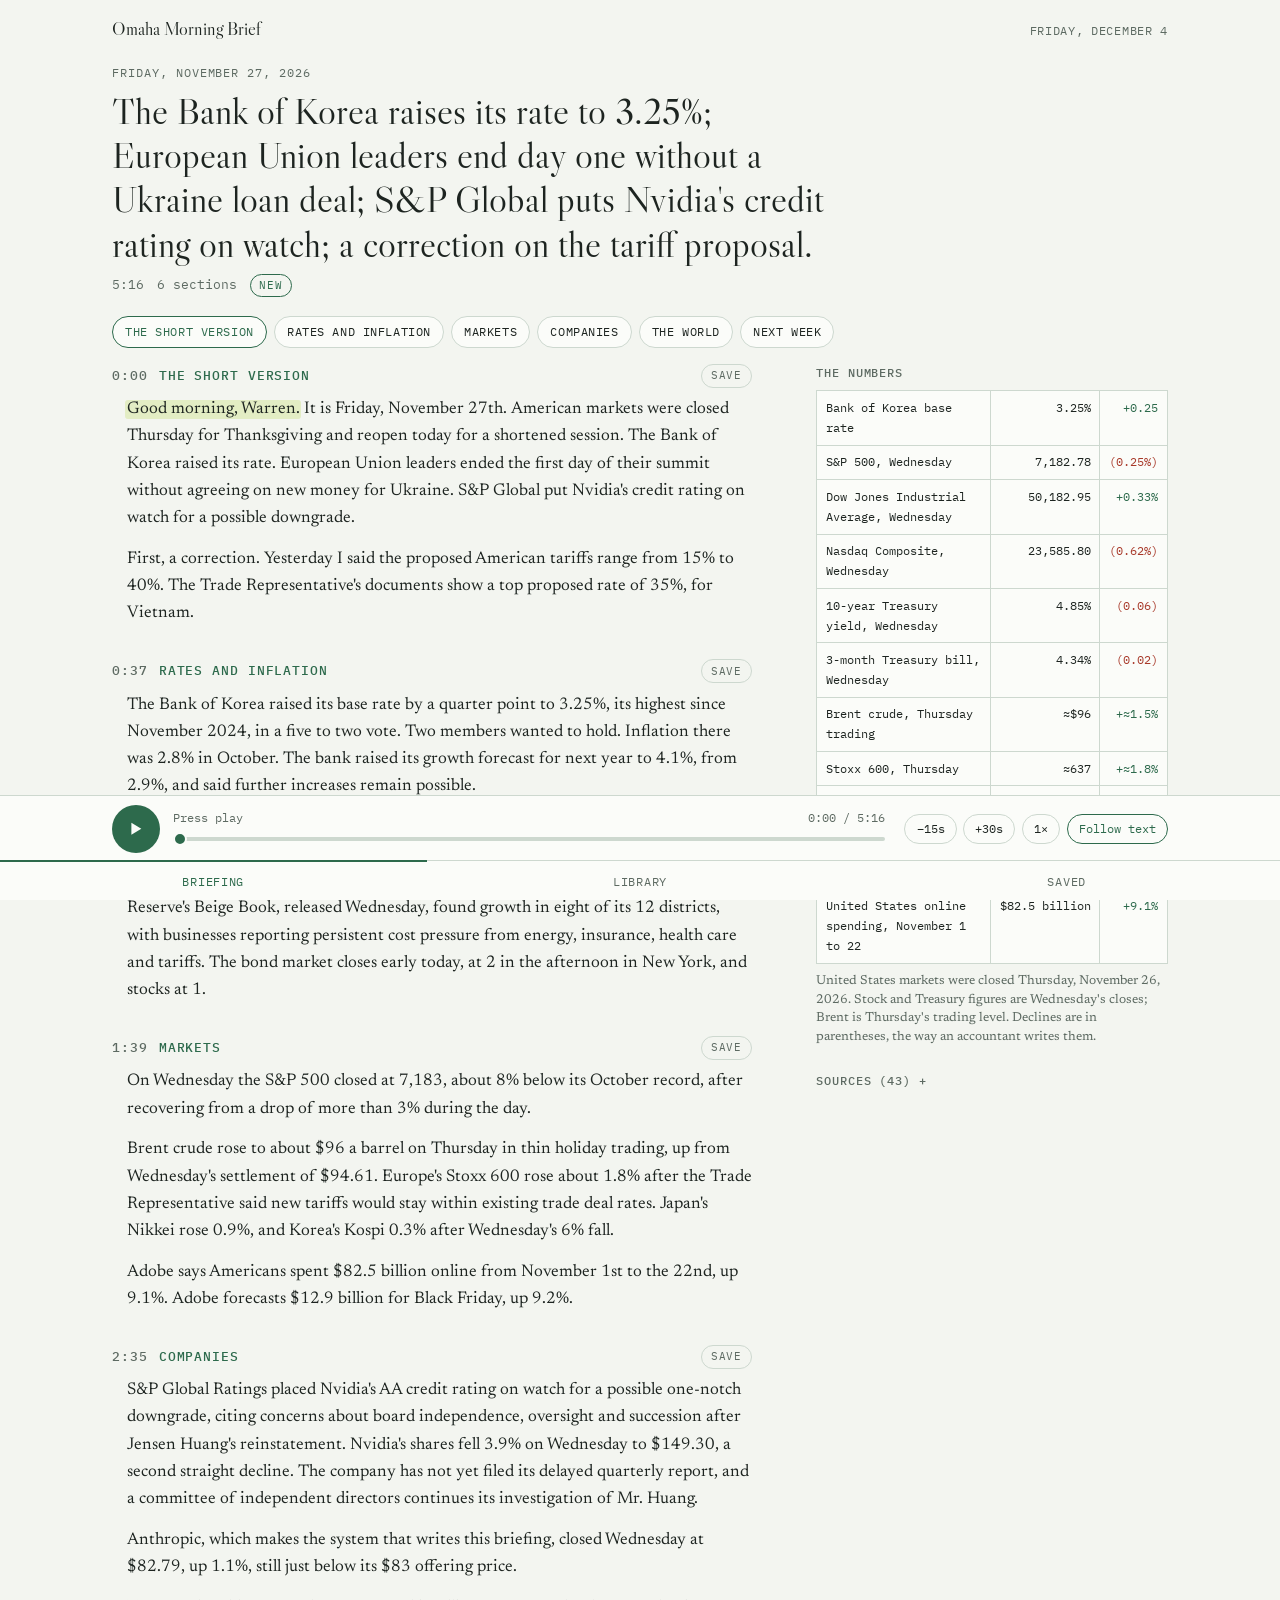
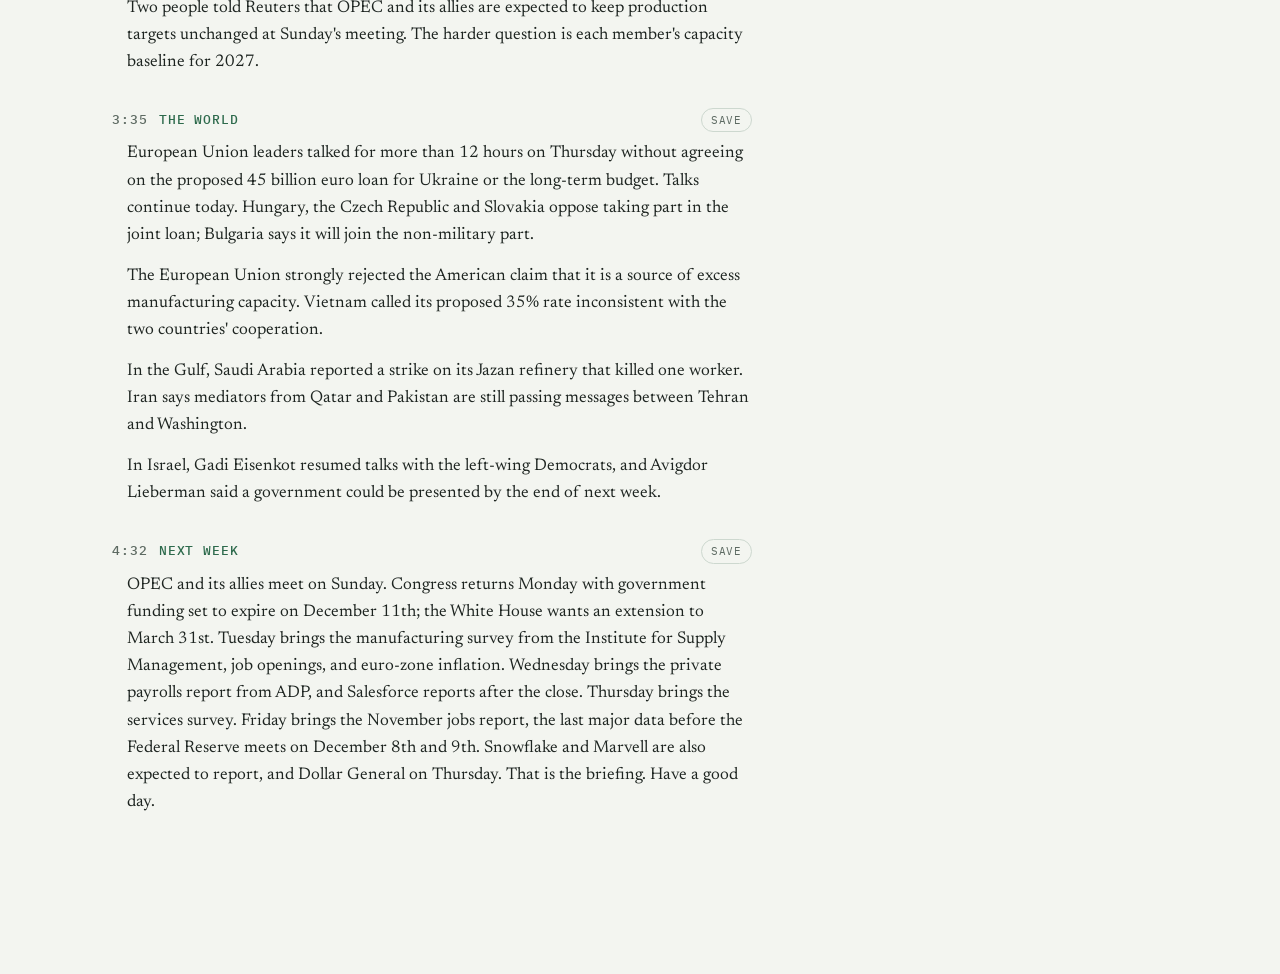
<file: docs/index.html>
<!doctype html>
<html lang="en">
<head>
<meta charset="utf-8">
<title>Omaha Morning Brief</title>
<meta name="viewport" content="width=device-width, initial-scale=1, viewport-fit=cover">
<meta name="claude:viewport-fit-sides" content="cover">
<meta name="description" content="A five-minute spoken morning briefing with a transcript that follows the voice.">
<meta name="apple-mobile-web-app-capable" content="yes">
<meta name="mobile-web-app-capable" content="yes">
<meta name="apple-mobile-web-app-title" content="Morning Brief">
<meta name="apple-mobile-web-app-status-bar-style" content="black-translucent">
<meta name="theme-color" content="#f3f5f0" media="(prefers-color-scheme: light)">
<meta name="theme-color" content="#121714" media="(prefers-color-scheme: dark)">
<link rel="manifest" href="manifest.webmanifest">
<link rel="apple-touch-icon" href="icons/apple-touch-icon.png">
<link rel="icon" type="image/png" sizes="192x192" href="icons/icon-192.png">
<link rel="preconnect" href="https://fonts.googleapis.com">
<link rel="preconnect" href="https://fonts.gstatic.com" crossorigin>
<link rel="stylesheet" href="https://fonts.googleapis.com/css2?family=Libre+Caslon+Display&family=Newsreader:ital,opsz,wght@0,6..72,400;0,6..72,600;1,6..72,400&family=IBM+Plex+Mono:wght@400;500&display=swap">
<link rel="stylesheet" href="app.css">
</head>
<body>

<header class="appbar">
  <div class="wrap appbar-row">
    <span class="brand">Omaha Morning Brief</span>
    <span class="today" id="todayLabel"></span>
  </div>
</header>

<main id="views">
  <!-- Listen: the open briefing -->
  <section class="view" id="view-listen" aria-label="Briefing">
    <div class="wrap">
      <div class="ep-head">
        <p class="eyebrow" id="epDate">Loading…</p>
        <h1 id="epSummary"></h1>
        <p class="ep-meta" id="epMeta"></p>
      </div>
      <nav class="chips" id="chips" aria-label="Sections"></nav>
      <div class="cols">
        <article class="transcript" id="transcript"></article>
        <aside class="side">
          <section>
            <h3 class="label">The numbers</h3>
            <div class="ledger-wrap"><table class="ledger"><tbody id="ledger"></tbody></table></div>
            <p class="note" id="ledgerNote"></p>
          </section>
          <details class="sources">
            <summary class="label">Sources <span id="srcCount"></span></summary>
            <ol id="sources"></ol>
          </details>
        </aside>
      </div>
    </div>
  </section>

  <!-- Library: every briefing and what has been heard -->
  <section class="view" id="view-library" aria-label="Library" hidden>
    <div class="wrap">
      <h2 class="view-title">Library</h2>
      <p class="stats" id="stats"></p>
      <ul class="episodes" id="episodes"></ul>
      <h3 class="label log-title">Listening log</h3>
      <ul class="log" id="log"></ul>
      <div class="danger">
        <button type="button" class="ghost" id="clearBtn">Clear listening history</button>
        <span id="clearConfirm" hidden>
          Erase progress, log and saved sections on this device?
          <button type="button" class="ghost warn" id="clearYes">Erase</button>
          <button type="button" class="ghost" id="clearNo">Keep</button>
        </span>
      </div>
    </div>
  </section>

  <!-- Saved: sections bookmarked for later -->
  <section class="view" id="view-saved" aria-label="Saved" hidden>
    <div class="wrap">
      <h2 class="view-title">Saved</h2>
      <ul class="saved" id="saved"></ul>
    </div>
  </section>
</main>

<footer class="dock">
  <div class="player" id="player">
    <div class="wrap">
      <div class="player-row">
        <button class="play" id="play" type="button" aria-label="Play">
          <svg class="i-play" viewBox="0 0 16 16" aria-hidden="true"><path d="M4 2.5v11l9-5.5z"/></svg>
          <svg class="i-pause" viewBox="0 0 16 16" aria-hidden="true"><path d="M3.5 2.5h3v11h-3zM9.5 2.5h3v11h-3z"/></svg>
        </button>
        <div class="track">
          <div class="now"><span id="now">Press play</span><span class="time"><span id="cur">0:00</span> / <span id="dur">0:00</span></span></div>
          <div class="bar-wrap">
            <div class="heardbar" id="heardbar" aria-hidden="true"></div>
            <input id="seek" type="range" min="0" max="1000" value="0" step="1" aria-label="Position in the briefing">
          </div>
        </div>
      </div>
      <div class="ctl">
        <button id="back" type="button" aria-label="Back 15 seconds">−15s</button>
        <button id="fwd" type="button" aria-label="Forward 30 seconds">+30s</button>
        <button id="speed" type="button" aria-label="Playback speed">1×</button>
        <button id="follow" type="button" aria-pressed="true">Follow text</button>
      </div>
    </div>
  </div>
  <nav class="tabs" aria-label="Views">
    <a href="#listen" data-view="listen" class="tab">Briefing</a>
    <a href="#library" data-view="library" class="tab">Library</a>
    <a href="#saved" data-view="saved" class="tab">Saved</a>
  </nav>
</footer>

<audio id="audio" preload="metadata" playsinline></audio>
<script src="app.js"></script>
</body>
</html>
</file>
<file: docs/app.css>
/* Layout: a ledger sheet you carry in your pocket. The day's briefing reads as one column,
   the numbers sit beside it on wide screens; player and tabs are docked at the bottom like a phone app. */
:root {
  --paper: #f3f5f0;
  --sheet: #fbfcf9;
  --ink: #1d2420;
  --muted: #5d6a62;
  --rule: #cdd8cf;
  --ledger: #2d6a4c;
  --on-ledger: #fbfcf9;
  --heard: #a9cdb6;
  --gain: #2d6a4c;
  --loss: #a8392a;
  --mark: #e3edc4;
  --display: "Libre Caslon Display", "Libre Caslon Text", Georgia, "Times New Roman", serif;
  --body: "Newsreader", Georgia, "Times New Roman", serif;
  --mono: "IBM Plex Mono", ui-monospace, "SFMono-Regular", Menlo, Consolas, monospace;
  --dock-h: 10.5rem;
}
@media (prefers-color-scheme: dark) {
  :root:not([data-theme="light"]) {
    --paper: #121714; --sheet: #182019; --ink: #e2e8e2; --muted: #9aa89f; --rule: #2c3830;
    --ledger: #86c4a1; --on-ledger: #102016; --heard: #3f6b51; --gain: #86c4a1; --loss: #e8836f; --mark: #2f3d27;
    color-scheme: dark;
  }
}
:root[data-theme="dark"] {
  --paper: #121714; --sheet: #182019; --ink: #e2e8e2; --muted: #9aa89f; --rule: #2c3830;
  --ledger: #86c4a1; --on-ledger: #102016; --heard: #3f6b51; --gain: #86c4a1; --loss: #e8836f; --mark: #2f3d27;
  color-scheme: dark;
}

* { box-sizing: border-box; }
html { -webkit-text-size-adjust: 100%; }
body { margin: 0; background: var(--paper); color: var(--ink); font-family: var(--body); font-size: 1.0625rem; line-height: 1.6; -webkit-tap-highlight-color: transparent; }
body::before { content: ""; position: fixed; inset: 0 0 auto; height: env(safe-area-inset-top, 0px); z-index: 10; background: var(--paper); }
[hidden] { display: none !important; }
button { font: inherit; color: inherit; }
button:focus-visible, a:focus-visible, .s:focus-visible, input:focus-visible, summary:focus-visible { outline: 2px solid var(--ledger); outline-offset: 2px; }
.wrap { max-width: 68rem; margin: 0 auto; padding-left: max(16px, env(safe-area-inset-left, 0px)); padding-right: max(16px, env(safe-area-inset-right, 0px)); }
.label { font-family: var(--mono); font-size: 0.72rem; font-weight: 500; letter-spacing: 0.08em; text-transform: uppercase; color: var(--muted); margin: 0 0 0.5rem; }

/* App bar */
.appbar { padding-top: env(safe-area-inset-top, 0px); }
.appbar-row { display: flex; justify-content: space-between; align-items: baseline; gap: 1rem; padding-block: 0.9rem 0.2rem; }
.brand { font-family: var(--display); font-size: 1.15rem; }
.today { font-family: var(--mono); font-size: 0.72rem; letter-spacing: 0.06em; text-transform: uppercase; color: var(--muted); white-space: nowrap; }

main { padding-bottom: calc(var(--dock-h) + env(safe-area-inset-bottom, 0px) + 1.5rem); }
.view-title { font-family: var(--display); font-weight: 400; font-size: clamp(1.8rem, 5vw, 2.4rem); margin: 1.2rem 0 0.4rem; }

/* Listen view */
.ep-head { padding-block: 1rem 0.6rem; max-width: 46rem; }
.eyebrow { font-family: var(--mono); font-size: 0.75rem; letter-spacing: 0.08em; text-transform: uppercase; color: var(--muted); margin: 0; }
.ep-head h1 { font-family: var(--display); font-weight: 400; font-size: clamp(1.55rem, 4.6vw, 2.35rem); line-height: 1.18; margin: 0.4rem 0 0.5rem; text-wrap: balance; }
.ep-meta { margin: 0; font-family: var(--mono); font-size: 0.8rem; color: var(--muted); display: flex; flex-wrap: wrap; gap: 0.35rem 0.8rem; align-items: center; }
.pill { display: inline-flex; align-items: center; gap: 0.3rem; font-family: var(--mono); font-size: 0.7rem; letter-spacing: 0.06em; text-transform: uppercase; border: 1px solid var(--rule); border-radius: 999px; padding: 0.1rem 0.55rem; color: var(--muted); white-space: nowrap; }
.pill.new { border-color: var(--ledger); color: var(--ledger); }
.pill.done { background: var(--mark); border-color: transparent; color: var(--ink); }

.chips { display: flex; gap: 0.45rem; overflow-x: auto; padding-block: 0.6rem 1rem; scrollbar-width: none; margin-inline: -4px; padding-inline: 4px; }
.chips::-webkit-scrollbar { display: none; }
.chip { flex: none; font-family: var(--mono); font-size: 0.72rem; letter-spacing: 0.05em; text-transform: uppercase; background: var(--sheet); border: 1px solid var(--rule); border-radius: 999px; padding: 0.35rem 0.75rem; cursor: pointer; display: inline-flex; gap: 0.4rem; align-items: center; }
.chip .tick { color: var(--ledger); display: none; }
.chip.heard { background: var(--mark); border-color: transparent; }
.chip.heard .tick { display: inline; }
.chip.on { border-color: var(--ledger); color: var(--ledger); }

.cols { display: grid; grid-template-columns: minmax(0, 1fr) 22rem; gap: 3rem; align-items: start; }
.transcript { min-width: 0; max-width: 40rem; }
.seg + .seg { margin-top: 2rem; }
.seg-head { display: flex; align-items: center; gap: 0.6rem; margin-bottom: 0.5rem; flex-wrap: wrap; }
.jump { display: flex; align-items: baseline; gap: 0.7rem; background: none; border: 0; padding: 0; color: var(--ledger); cursor: pointer; font-family: var(--mono); font-size: 0.8rem; font-weight: 500; letter-spacing: 0.07em; text-transform: uppercase; text-align: left; }
.jump .ts { color: var(--muted); font-variant-numeric: tabular-nums; }
.seg-head .pill { font-size: 0.65rem; }
.savebtn { margin-left: auto; background: none; border: 1px solid var(--rule); border-radius: 999px; padding: 0.15rem 0.6rem; cursor: pointer; font-family: var(--mono); font-size: 0.68rem; letter-spacing: 0.05em; text-transform: uppercase; color: var(--muted); }
.savebtn[aria-pressed="true"] { border-color: var(--ledger); color: var(--ledger); }
.transcript p { margin: 0 0 0.85rem; padding-left: 0.8rem; border-left: 2px solid transparent; transition: border-color 0.4s; }
.transcript p.heard { border-left-color: var(--heard); }
.s { cursor: pointer; border-radius: 3px; padding: 0.05em 0.1em; margin: 0 -0.1em; transition: background-color 0.2s; }
.s:hover { background: color-mix(in srgb, var(--mark) 55%, transparent); }
.s.on { background: var(--mark); }

.side { position: sticky; top: calc(env(safe-area-inset-top, 0px) + 1rem); display: grid; gap: 1.6rem; min-width: 0; }
.ledger-wrap { overflow-x: auto; }
.ledger { width: 100%; border-collapse: collapse; font-family: var(--mono); font-size: 0.78rem; font-variant-numeric: tabular-nums; background: var(--sheet); border: 1px solid var(--rule); }
.ledger th, .ledger td { padding: 0.42rem 0.55rem; border-bottom: 1px solid var(--rule); text-align: right; vertical-align: top; }
.ledger th { text-align: left; font-weight: 400; }
.ledger td { border-left: 1px solid var(--rule); white-space: nowrap; }
.ledger tr:last-child th, .ledger tr:last-child td { border-bottom: 0; }
.up { color: var(--gain); } .down { color: var(--loss); } .flat { color: var(--muted); }
.note { font-size: 0.8rem; color: var(--muted); margin: 0.5rem 0 0; line-height: 1.45; }
.sources summary { cursor: pointer; list-style: none; }
.sources summary::-webkit-details-marker { display: none; }
.sources summary::after { content: " +"; }
.sources[open] summary::after { content: " −"; }
.sources ol { margin: 0.4rem 0 0; padding-left: 1.1rem; font-size: 0.85rem; line-height: 1.45; display: grid; gap: 0.35rem; }
.sources a { color: var(--ink); text-decoration-color: var(--rule); text-underline-offset: 2px; overflow-wrap: anywhere; }

/* Library */
.stats { font-family: var(--mono); font-size: 0.8rem; color: var(--muted); margin: 0 0 1.2rem; }
.episodes, .log, .saved { list-style: none; margin: 0; padding: 0; }
.episodes { border-top: 1px solid var(--rule); }
.ep-row { border-bottom: 1px solid var(--rule); }
.ep-open { display: grid; grid-template-columns: 4.2rem minmax(0, 1fr); gap: 0.9rem; width: 100%; text-align: left; background: none; border: 0; padding: 0.95rem 0; cursor: pointer; }
.ep-date { font-family: var(--mono); font-size: 0.75rem; line-height: 1.3; text-transform: uppercase; letter-spacing: 0.05em; color: var(--muted); }
.ep-date b { display: block; font-family: var(--display); font-weight: 400; font-size: 1.6rem; letter-spacing: 0; color: var(--ink); line-height: 1.1; }
.ep-body { min-width: 0; display: grid; gap: 0.35rem; }
.ep-sum { font-size: 1rem; line-height: 1.4; }
.ep-info { display: flex; gap: 0.6rem; align-items: center; flex-wrap: wrap; font-family: var(--mono); font-size: 0.74rem; color: var(--muted); }
.minibar { position: relative; height: 4px; border-radius: 2px; background: var(--rule); overflow: hidden; }
.minibar i { position: absolute; top: 0; bottom: 0; background: var(--ledger); }
.log-title { margin-top: 2.2rem; }
.log li { display: flex; justify-content: space-between; gap: 1rem; padding: 0.55rem 0; border-bottom: 1px solid var(--rule); font-size: 0.92rem; }
.log li span:last-child { font-family: var(--mono); font-size: 0.78rem; color: var(--muted); white-space: nowrap; }
.empty { color: var(--muted); font-style: italic; padding: 0.8rem 0; border: 0 !important; }
.danger { margin-top: 2rem; display: flex; flex-wrap: wrap; gap: 0.6rem; align-items: center; font-size: 0.9rem; color: var(--muted); }
.ghost { background: none; border: 1px solid var(--rule); border-radius: 999px; padding: 0.3rem 0.8rem; cursor: pointer; font-family: var(--mono); font-size: 0.75rem; }
.ghost.warn { border-color: var(--loss); color: var(--loss); }

/* Saved */
.saved li { border-bottom: 1px solid var(--rule); padding: 0.9rem 0; display: grid; gap: 0.35rem; }
.saved li:first-child { border-top: 1px solid var(--rule); }
.saved .row { display: flex; gap: 0.5rem; flex-wrap: wrap; }
.saved h4 { margin: 0; font-family: var(--mono); font-size: 0.8rem; letter-spacing: 0.06em; text-transform: uppercase; color: var(--ledger); font-weight: 500; }
.saved p { margin: 0; }

/* Dock: player + tabs */
.dock { position: fixed; left: 0; right: 0; bottom: 0; z-index: 20; background: var(--sheet); border-top: 1px solid var(--rule); padding-bottom: env(safe-area-inset-bottom, 0px); }
.player .wrap { padding-block: 0.6rem 0.4rem; display: grid; gap: 0.4rem; }
.player-row { display: flex; align-items: center; gap: 0.8rem; }
.play { width: 3rem; height: 3rem; border-radius: 50%; border: 0; background: var(--ledger); color: var(--on-ledger); cursor: pointer; display: grid; place-items: center; flex: none; }
.play svg { width: 1.1rem; height: 1.1rem; fill: currentColor; }
.play .i-pause, .playing .play .i-play { display: none; }
.playing .play .i-pause { display: block; }
.track { flex: 1; min-width: 0; }
.now { display: flex; justify-content: space-between; gap: 0.8rem; font-family: var(--mono); font-size: 0.75rem; color: var(--muted); }
.now #now { overflow: hidden; text-overflow: ellipsis; white-space: nowrap; }
.time { font-variant-numeric: tabular-nums; flex: none; }
.bar-wrap { position: relative; height: 1.5rem; }
.heardbar { position: absolute; left: 0; right: 0; top: 50%; height: 4px; transform: translateY(-50%); border-radius: 2px; background: var(--rule); overflow: hidden; pointer-events: none; }
.heardbar i { position: absolute; top: 0; bottom: 0; background: var(--heard); }
.heardbar b { position: absolute; top: 0; bottom: 0; left: 0; background: var(--ledger); }
#seek { position: absolute; inset: 0; width: 100%; height: 100%; margin: 0; background: transparent; -webkit-appearance: none; appearance: none; cursor: pointer; }
#seek::-webkit-slider-runnable-track { background: transparent; height: 100%; }
#seek::-moz-range-track { background: transparent; }
#seek::-webkit-slider-thumb { -webkit-appearance: none; width: 14px; height: 14px; border-radius: 50%; background: var(--ledger); border: 2px solid var(--sheet); margin-top: calc((1.5rem - 14px) / 2); }
#seek::-moz-range-thumb { width: 12px; height: 12px; border-radius: 50%; background: var(--ledger); border: 2px solid var(--sheet); }
.ctl { display: flex; gap: 0.4rem; flex-wrap: wrap; }
.ctl button { font-family: var(--mono); font-size: 0.74rem; background: transparent; border: 1px solid var(--rule); border-radius: 999px; padding: 0.28rem 0.7rem; cursor: pointer; }
.ctl button[aria-pressed="true"] { border-color: var(--ledger); color: var(--ledger); }
.tabs { display: grid; grid-template-columns: repeat(3, 1fr); border-top: 1px solid var(--rule); padding-left: env(safe-area-inset-left, 0px); padding-right: env(safe-area-inset-right, 0px); }
.tab { text-align: center; padding: 0.65rem 0 0.55rem; font-family: var(--mono); font-size: 0.75rem; letter-spacing: 0.06em; text-transform: uppercase; color: var(--muted); text-decoration: none; border-top: 2px solid transparent; margin-top: -1px; }
.tab.on { color: var(--ledger); border-top-color: var(--ledger); }

@media (min-width: 861px) {
  .player .wrap { grid-template-columns: minmax(0, 1fr) auto; align-items: center; gap: 1.2rem; }
  :root { --dock-h: 7.5rem; }
}
@media (max-width: 860px) {
  .cols { grid-template-columns: minmax(0, 1fr); gap: 2.2rem; }
  .side { position: static; }
}
@media (prefers-reduced-motion: reduce) { .s, .transcript p { transition: none; } }
</file>
